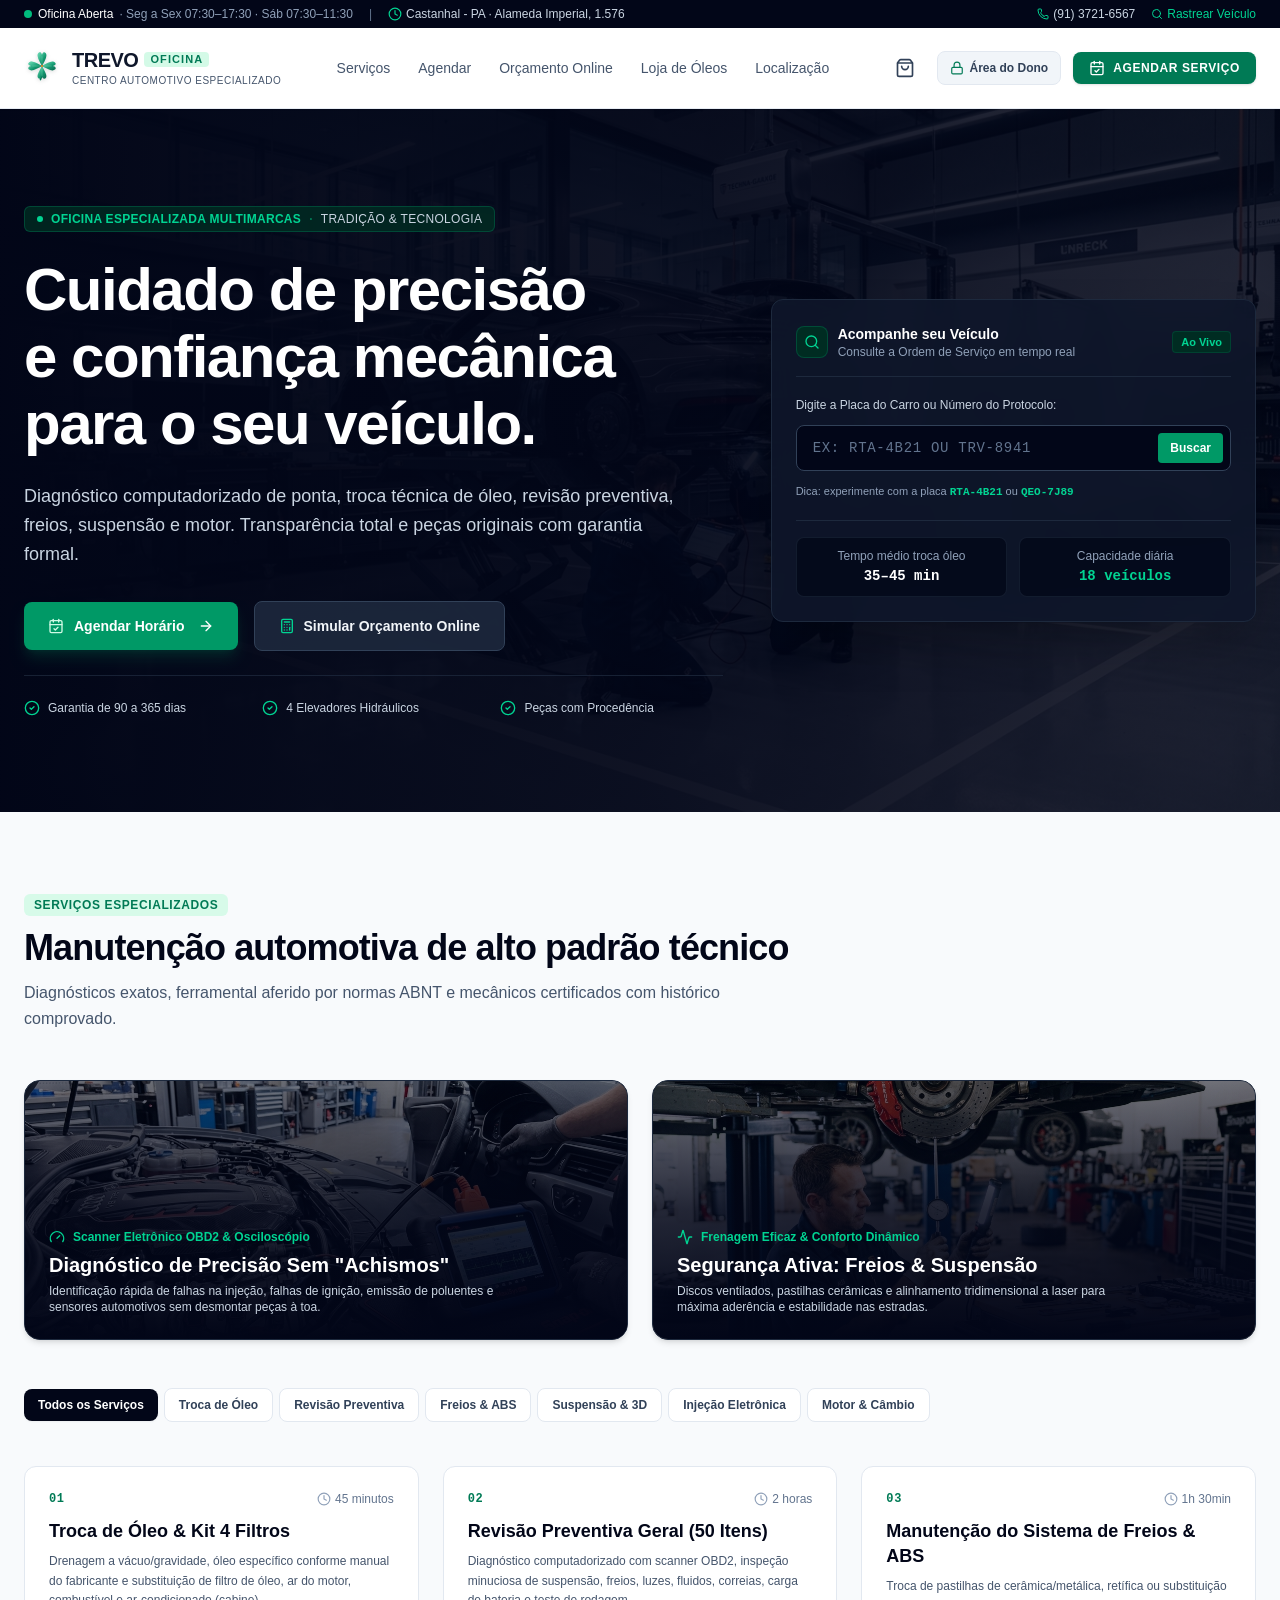
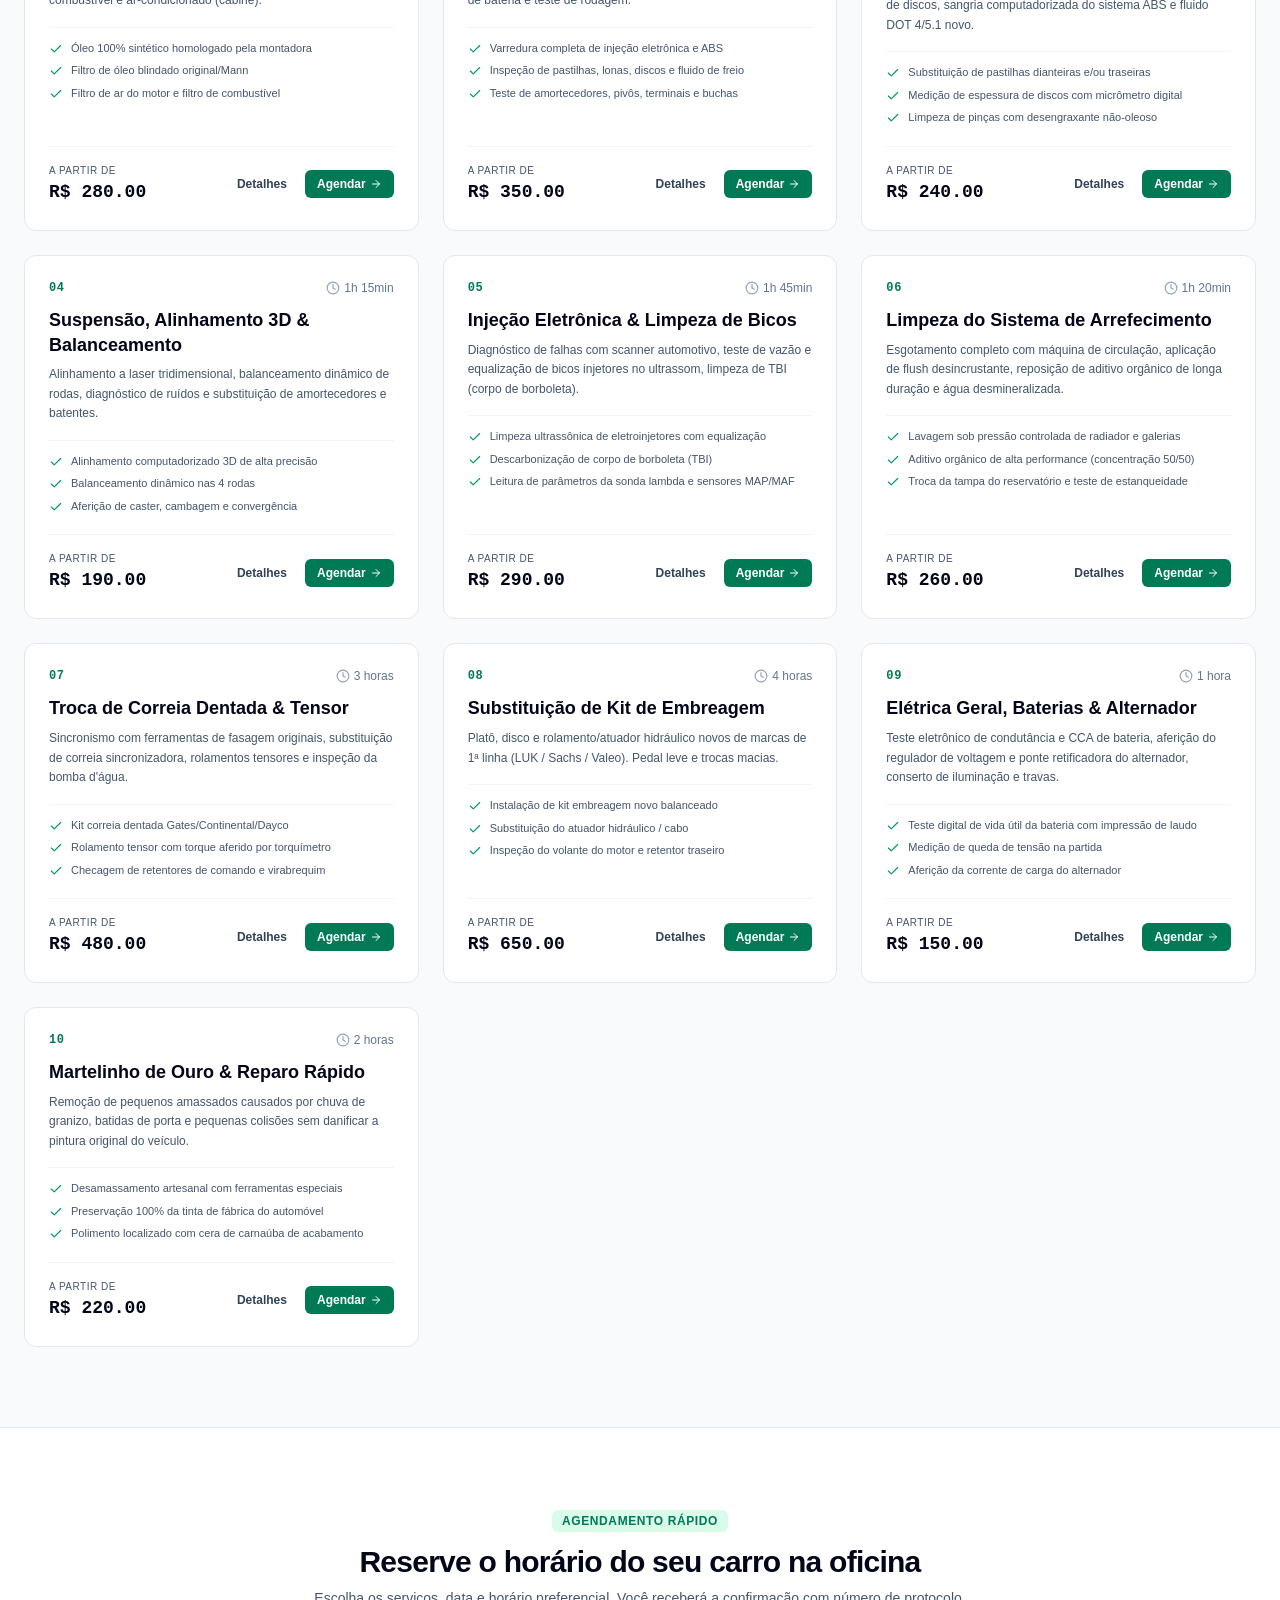
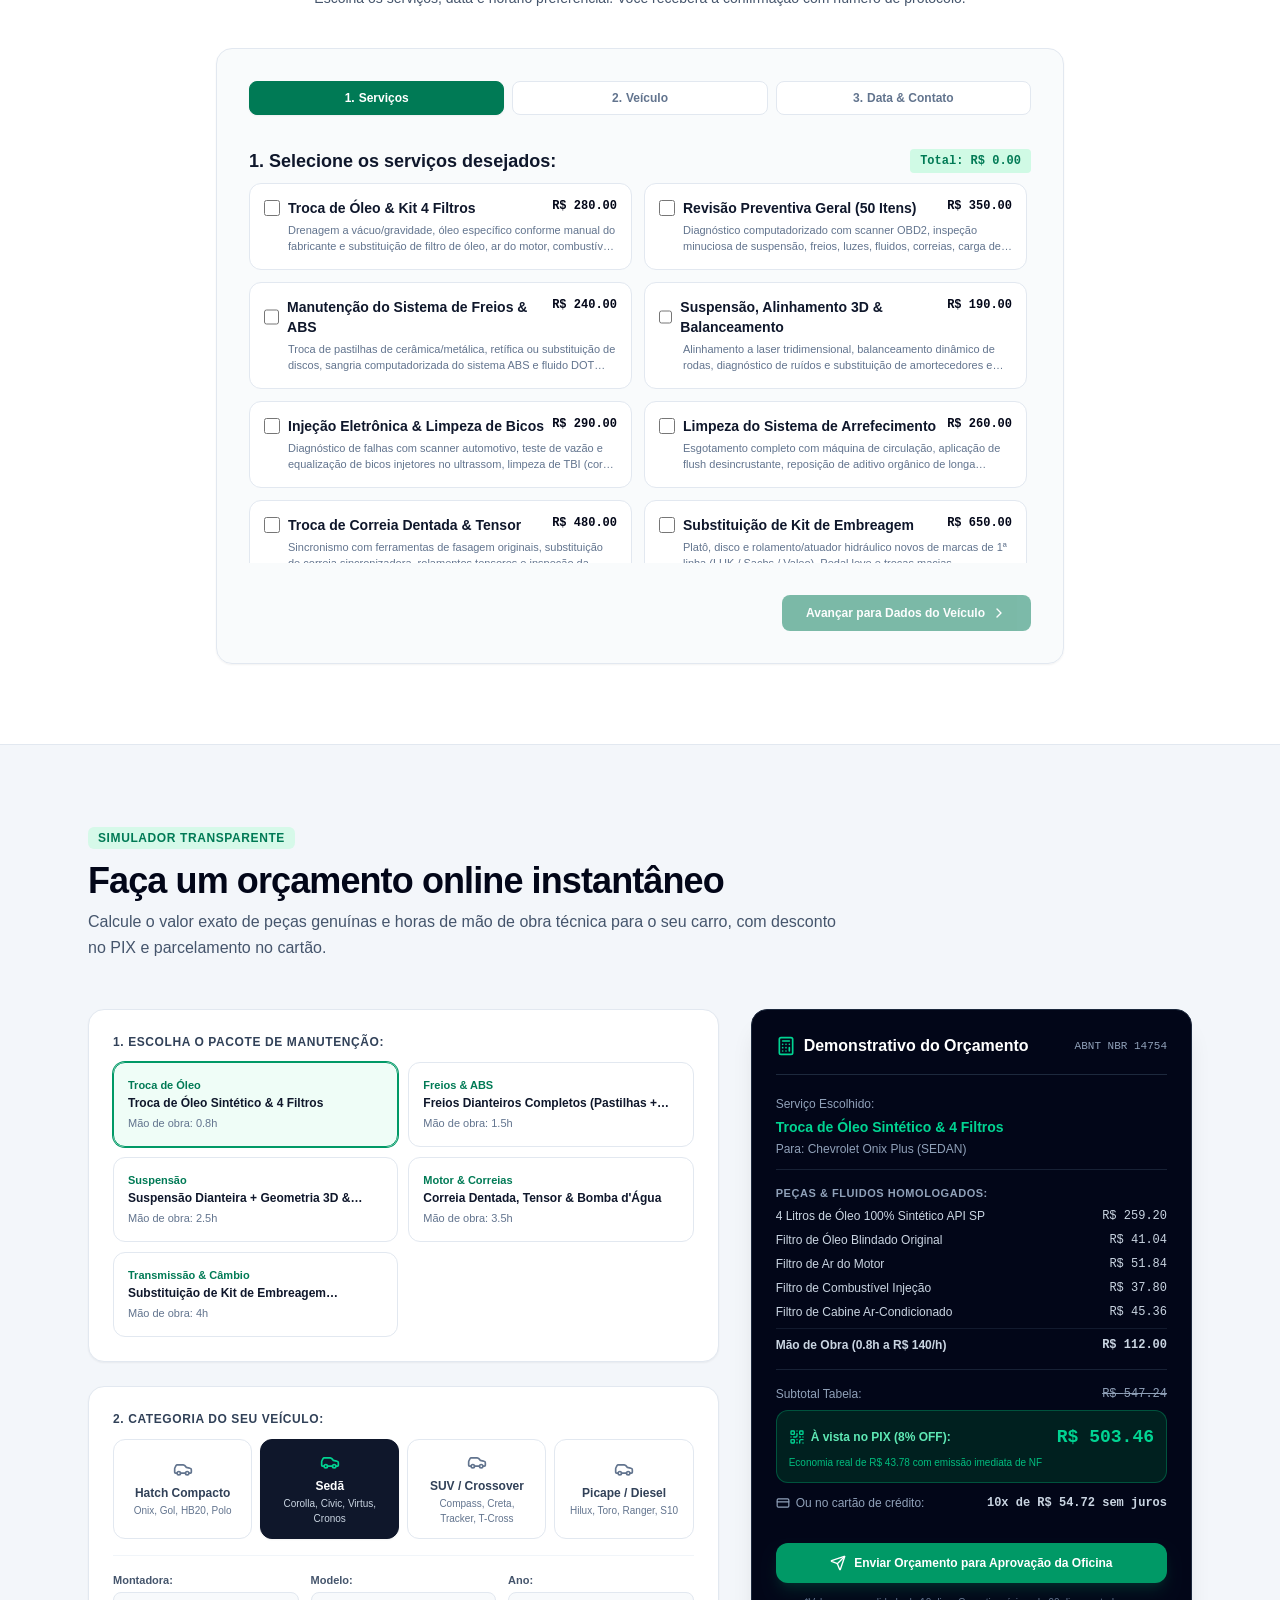
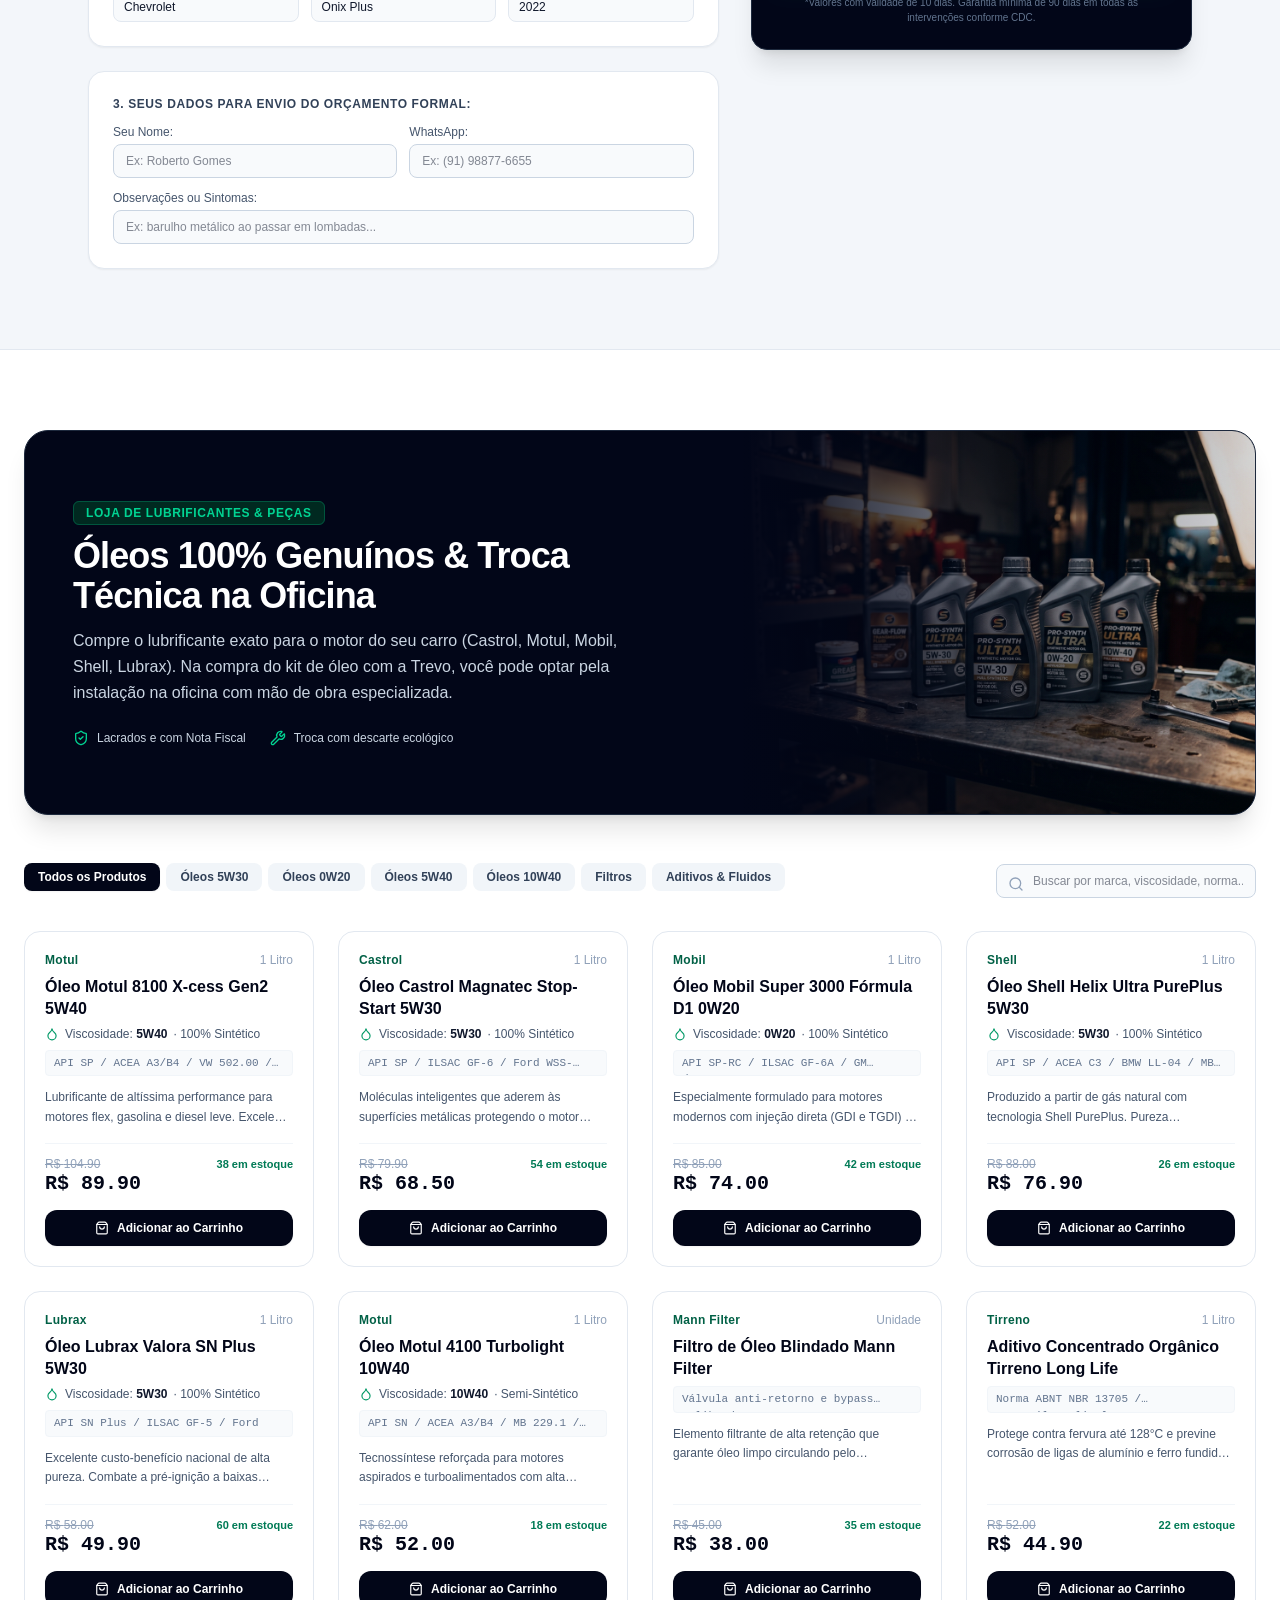
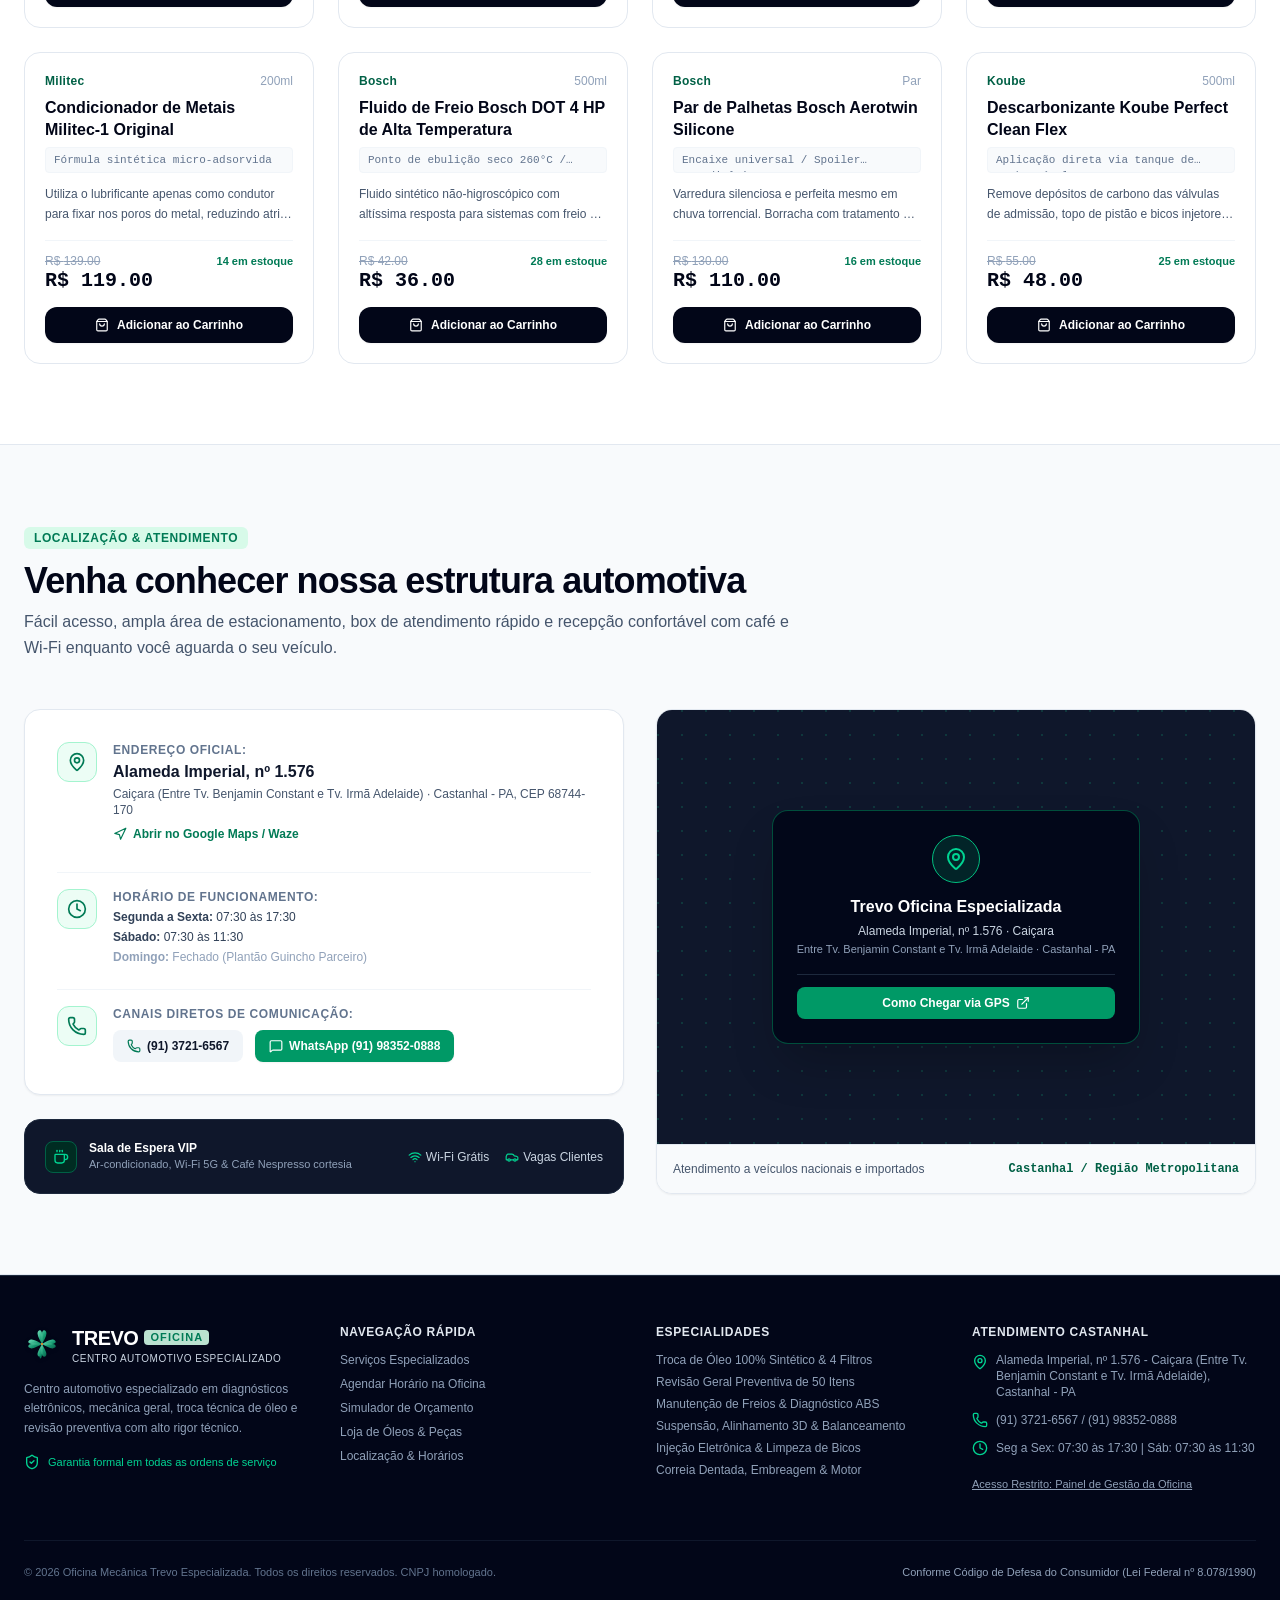
<file: docs/index.html>
<!doctype html>
<html lang="en">
  <head>
    <meta charset="UTF-8" />
    <meta name="viewport" content="width=device-width, initial-scale=1.0" />
    <link rel="preconnect" href="https://fonts.googleapis.com">
    <link rel="preconnect" href="https://fonts.gstatic.com" crossorigin>
    <link href="https://fonts.googleapis.com/css2?family=Outfit:wght@400;500;600;700;800&family=Plus+Jakarta+Sans:wght@400;500;600;700&display=swap" rel="stylesheet">
    <title>Trevo Oficina Especializada</title>
    <meta name="description" content="Sistema web completo para a Oficina Mecânica Trevo: agendamento de serviços, orçamento online, loja de óleos automotivos e painel de gestão para o proprietário." />
    <meta property="og:title" content="Trevo Oficina Especializada" />
    <meta property="og:description" content="Sistema web completo para a Oficina Mecânica Trevo: agendamento de serviços, orçamento online, loja de óleos automotivos e painel de gestão para o proprietário." />
    <meta property="og:type" content="website" />
    <meta name="twitter:card" content="summary_large_image" />
    <script type="module" crossorigin src="./assets/index-D42BcdIO.js"></script>
    <link rel="stylesheet" crossorigin href="./assets/index-Dhi3bhYz.css">
  </head>
  <body>
    <div id="root"></div>
  </body>
</html>
</file>
